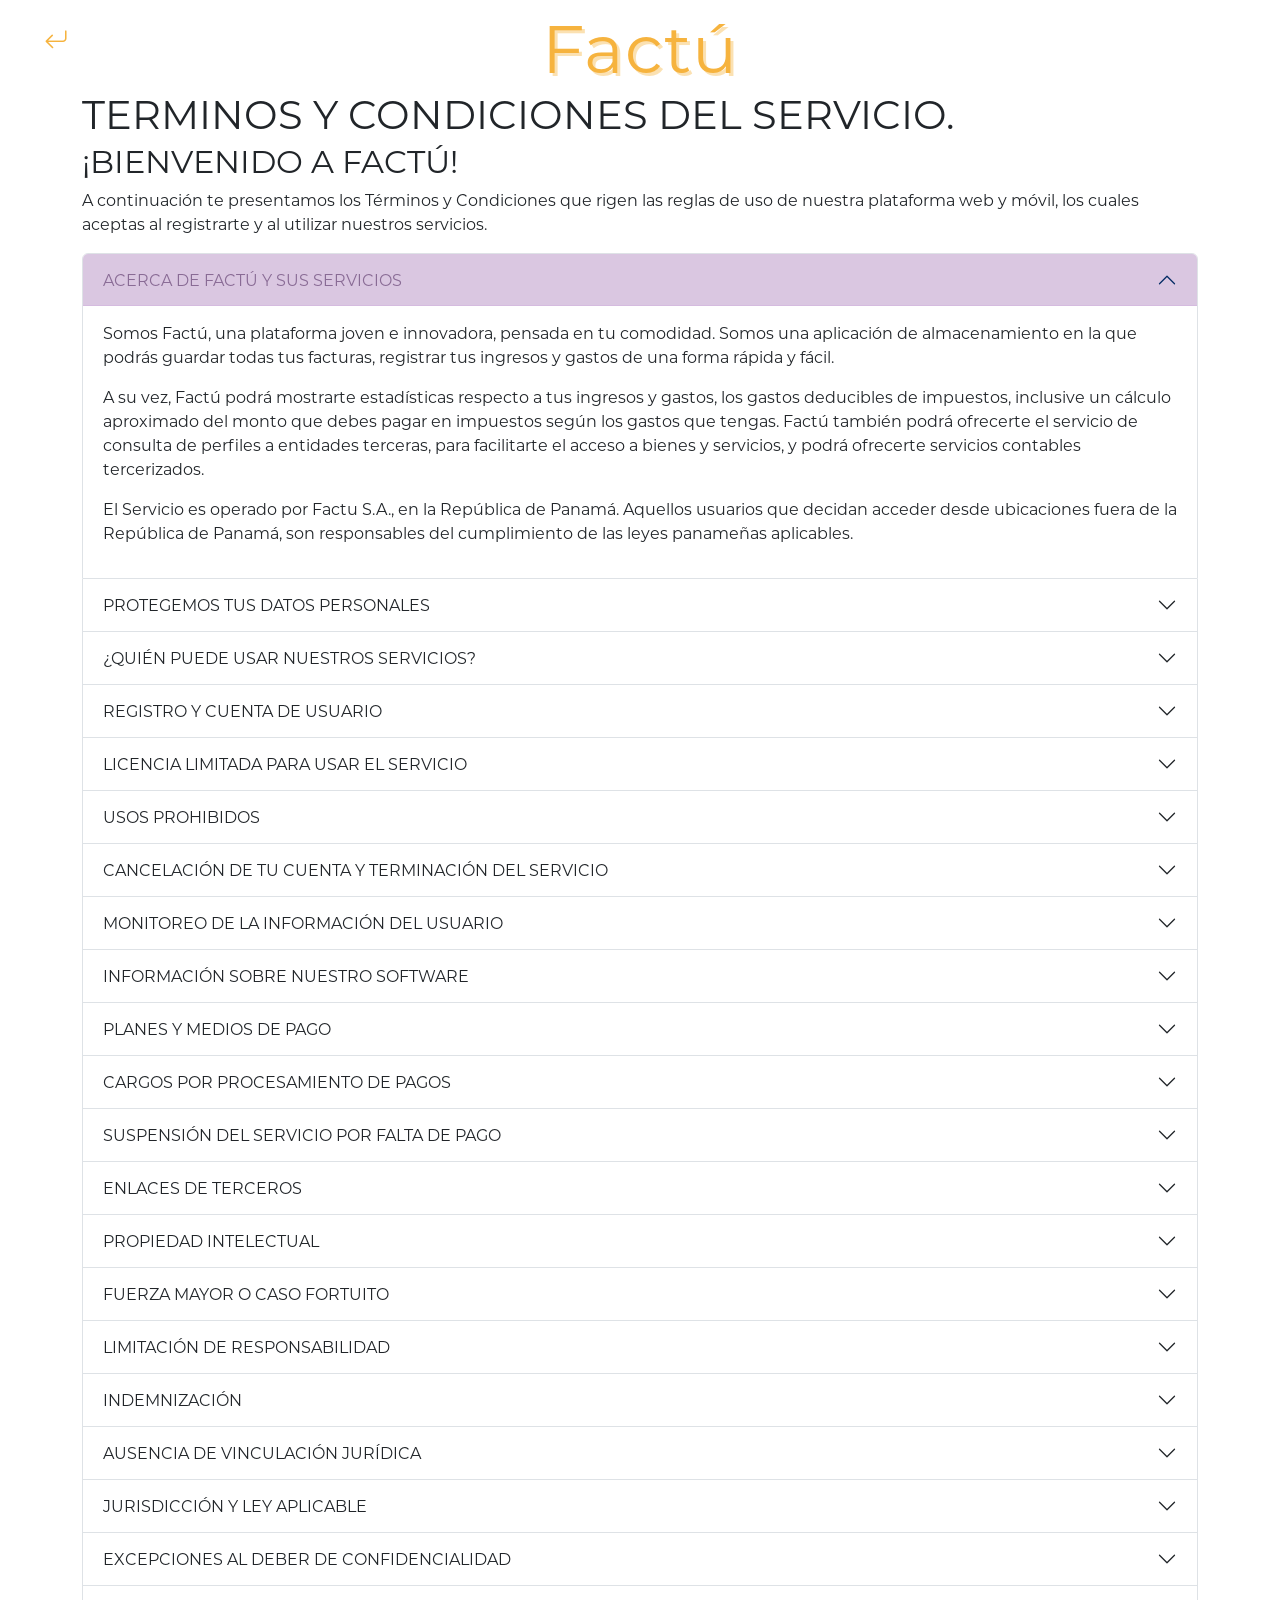
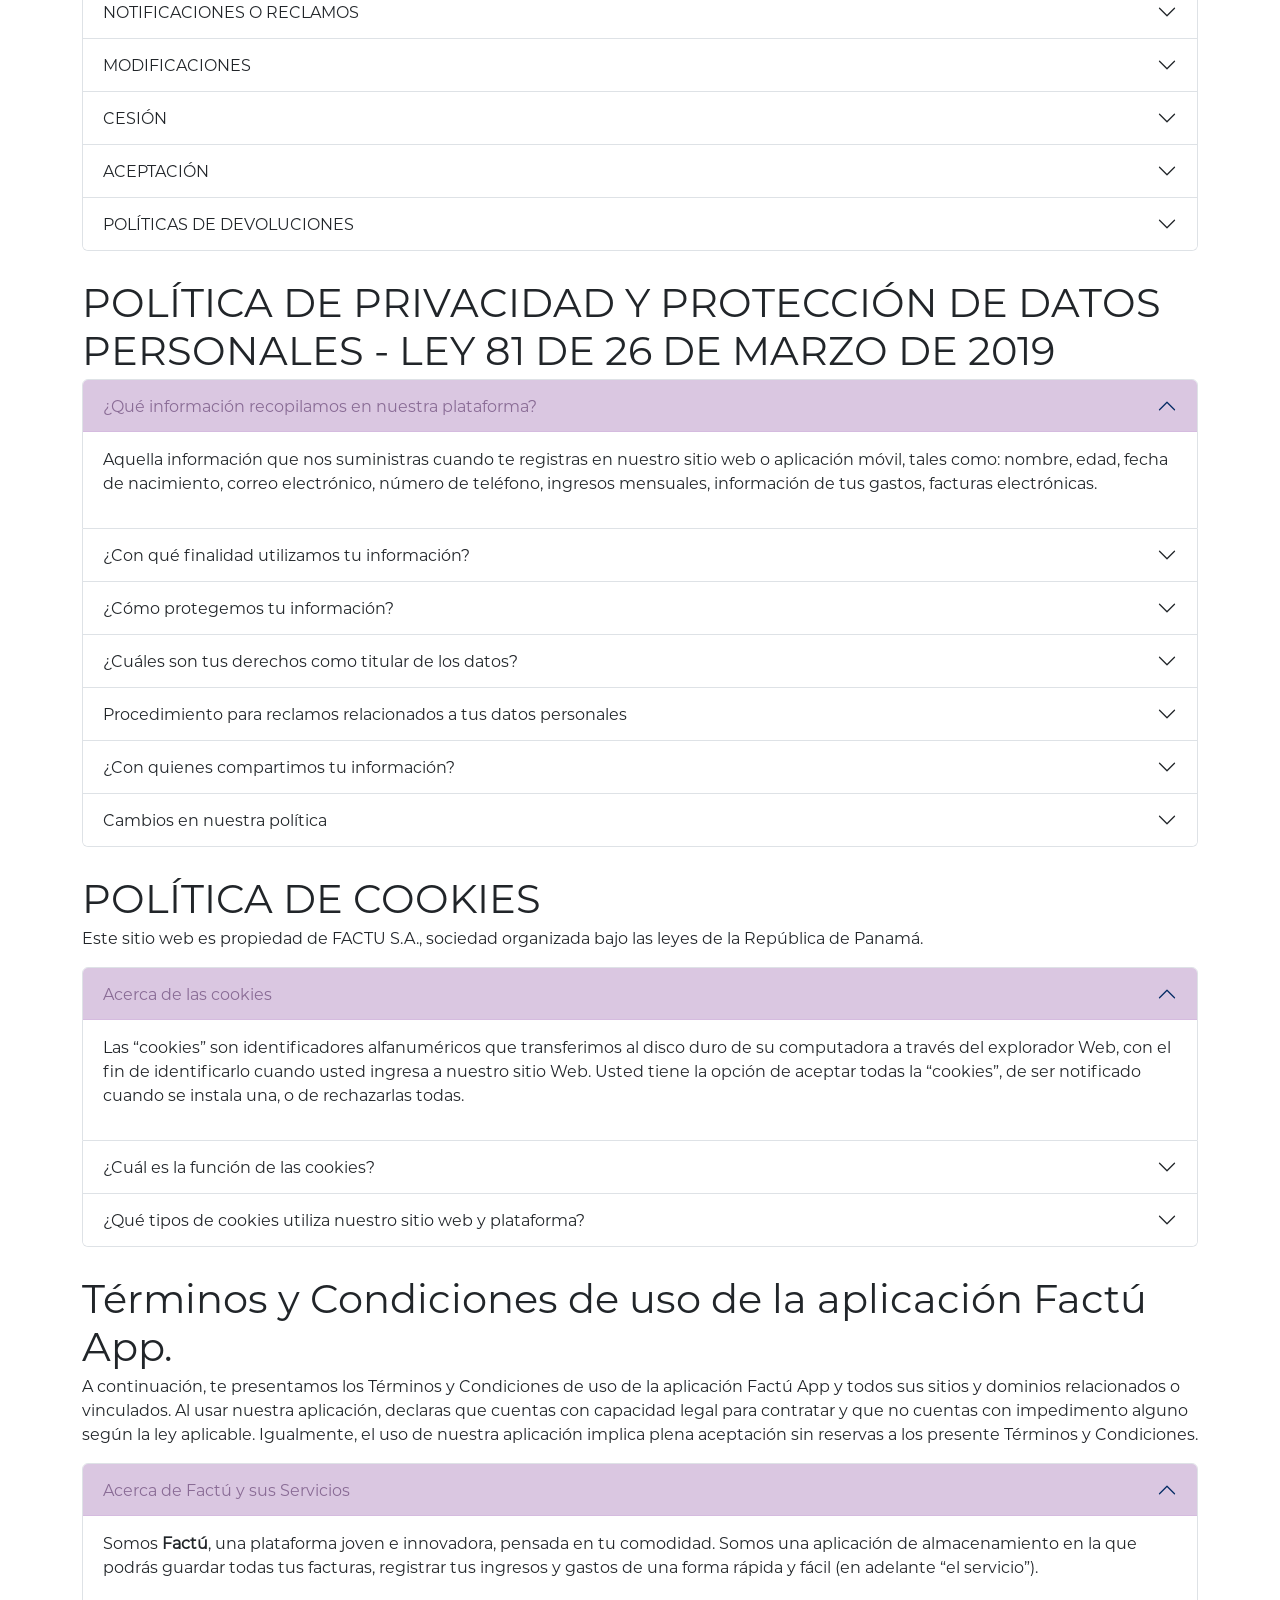
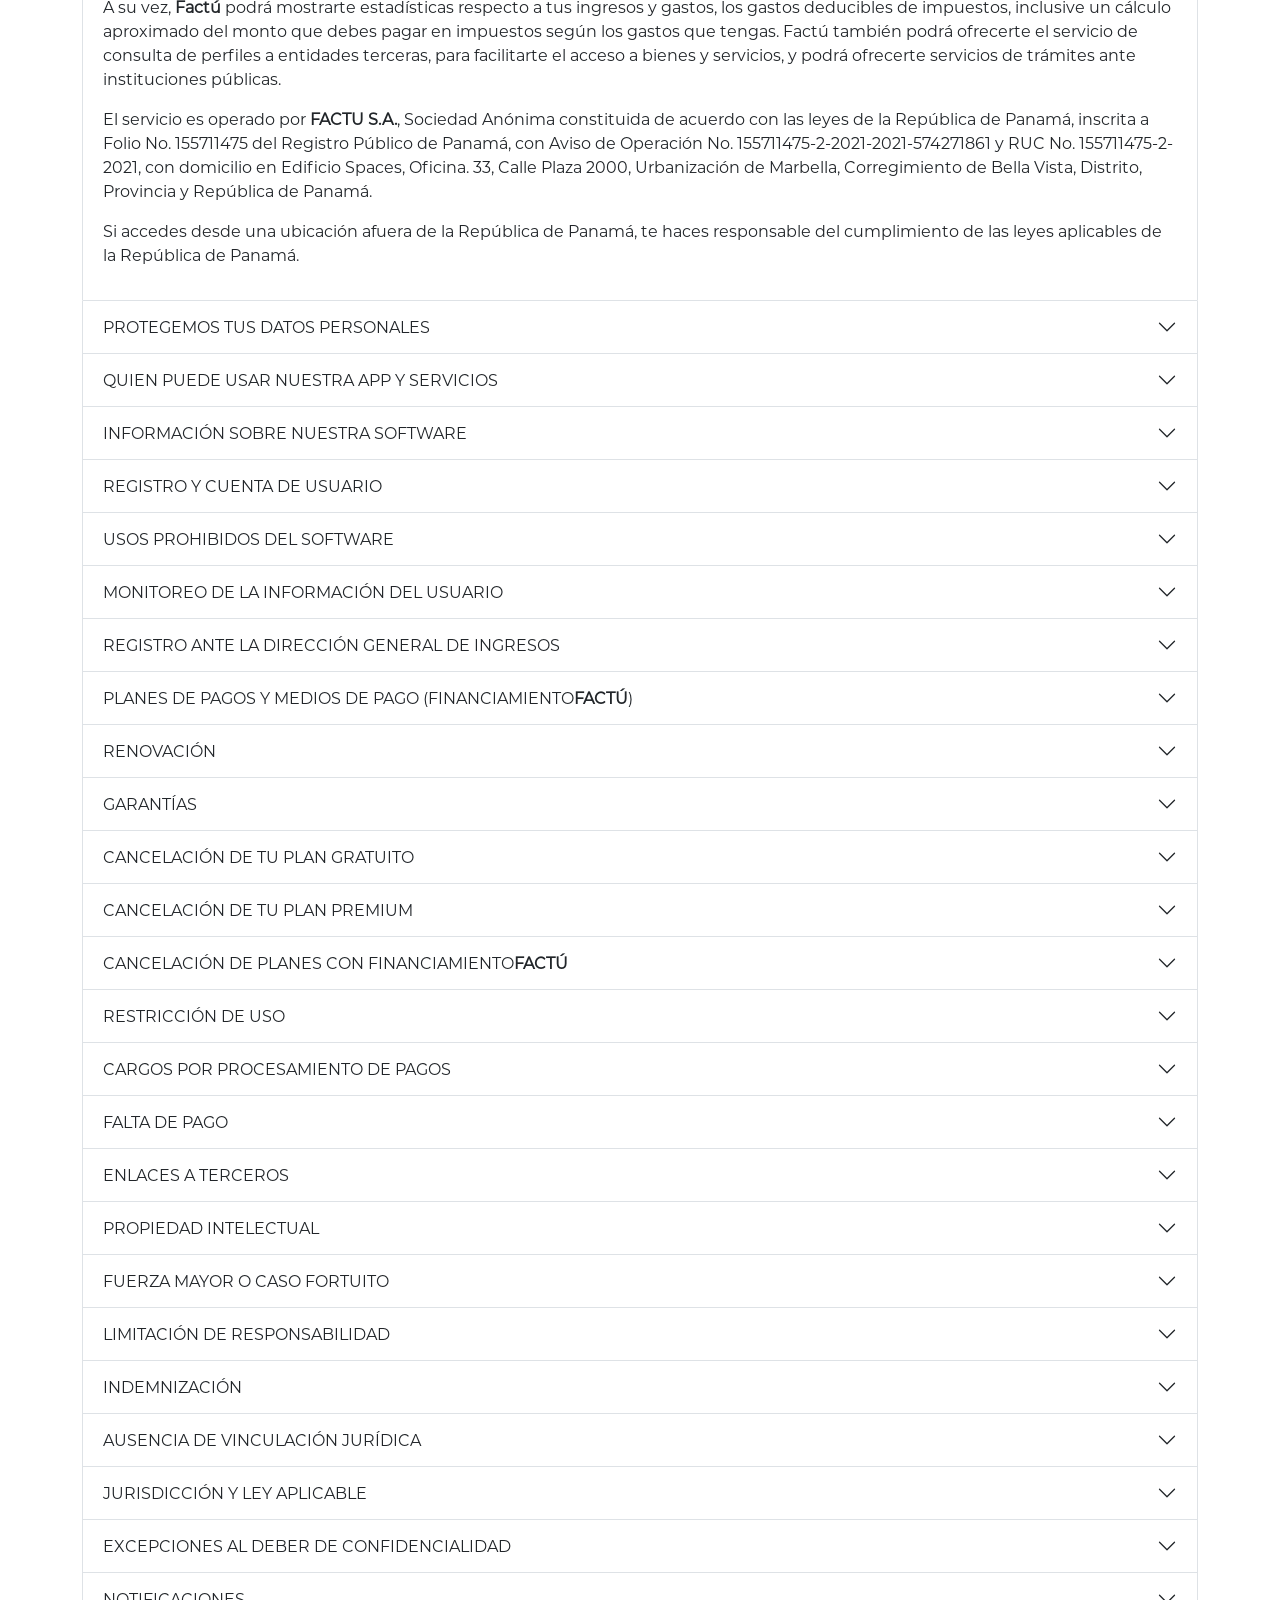
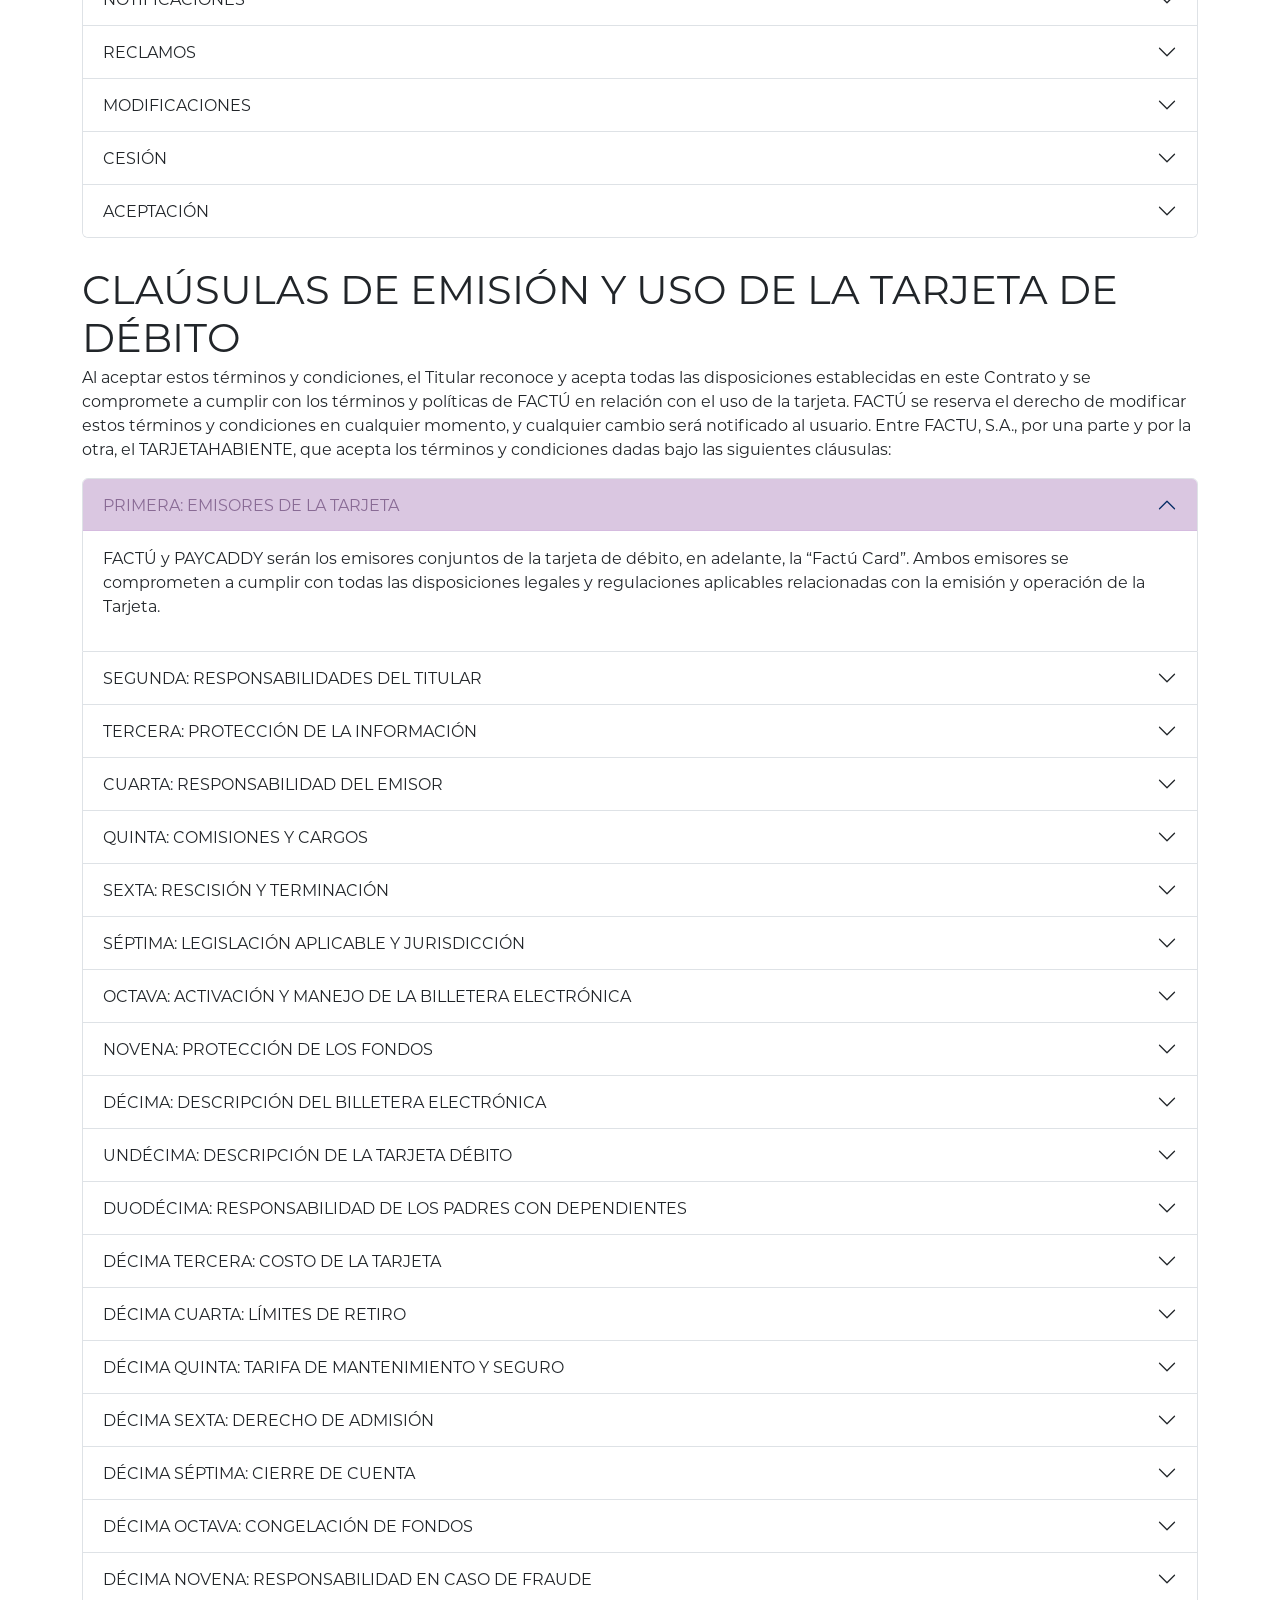
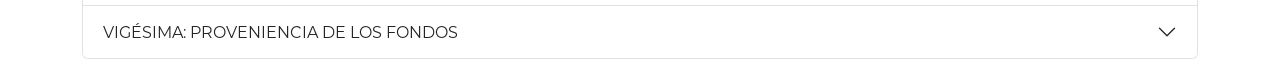
<file: index.html>
<!DOCTYPE html>
<html lang="en">

<head>
    <meta charset="UTF-8">
    <meta http-equiv="X-UA-Compatible" content="IE=edge">
    <meta name="viewport" content="width=device-width, initial-scale=1.0">
    <title>Factu Policitas Privacidad</title>
    <!-- CSS only -->
    <link href="https://cdn.jsdelivr.net/npm/bootstrap@5.2.0/dist/css/bootstrap.min.css" rel="stylesheet"
        integrity="sha384-gH2yIJqKdNHPEq0n4Mqa/HGKIhSkIHeL5AyhkYV8i59U5AR6csBvApHHNl/vI1Bx" crossorigin="anonymous">
    <!-- JavaScript Bundle with Popper -->
    <script src="https://cdn.jsdelivr.net/npm/bootstrap@5.2.0/dist/js/bootstrap.bundle.min.js"
        integrity="sha384-A3rJD856KowSb7dwlZdYEkO39Gagi7vIsF0jrRAoQmDKKtQBHUuLZ9AsSv4jD4Xa"
        crossorigin="anonymous"></script>
    <link rel="stylesheet" href="https://cdn.jsdelivr.net/npm/bootstrap-icons@1.9.1/font/bootstrap-icons.css">
    <link href="./index.css" rel="stylesheet" />
    <!-- <style> -->

    <!-- </style> -->
    <script src="./utils.js" defer></script>
    <script src="./index.js" defer></script>
</head>

<body class="w-100 container my-3">

    <div class="animated-bg">
        <video autoplay muted loop id="myVideo">
            <source src="./videos/factu-bg.mp4" type="video/mp4">
        </video>
    </div>

    <!-- <div class="card w-100" style="width: 18rem;"> -->
    <!-- <img src="./img/factu-text.png" class="card-top" alt="factu-icon"> -->
    <!-- <div class="card-body"> -->

    <!-- <img src="./img/icon.png" class="img-thumbnail rounded mx-auto d-block" alt="factu-icon"> -->
    <a href="https://www.factutech.com">
        <h1 class="title-text">Factú</h1>
    </a>
    <!--  go back to website factu -->
    <a class="go-back-icon" href="https://www.factutech.com">
        <h3 class="" style="display:inline;"> Volver a Factú</h3>
        <i class="bi bi-arrow-return-left"></i>
        <!-- <img src="./img/factu-text.png" class="img-thumbnail rounded mx-auto d-block" alt="factu-icon"> -->
    </a>

    <h1 id="terminos-y-condiciones-title" class="my-1">
        TERMINOS Y CONDICIONES DEL SERVICIO.
    </h1>
    <h2>
        ¡BIENVENIDO A FACTÚ!
    </h2>
    <p>
        A continuación te presentamos los Términos y Condiciones que rigen las reglas de uso de nuestra
        plataforma web y móvil, los cuales aceptas al registrarte y al utilizar nuestros servicios.
    </p>

    <div id="terminosycondiciones"></div>






    <br />
    <h1 id="politicas-de-privacidad-title" class="my-1">
        POLÍTICA DE PRIVACIDAD Y PROTECCIÓN DE DATOS PERSONALES - LEY 81 DE 26 DE MARZO DE 2019
    </h1>
    <div id="politicasdeprivacidad"></div>




    <br />
    <h1 id="politicas-de-cookies-title" class="my-1">
        POLÍTICA DE COOKIES
    </h1>
    <p>
        Este sitio web es propiedad de FACTU S.A., sociedad organizada bajo las leyes de la República de Panamá.
    </p>
    <div id="politicasdecookies"></div>





    <br />
    <h1 id="terminos-y-condiciones-del-uso-de-la-app-title" class="my-1">
        Términos y Condiciones de uso de la aplicación Factú App.
    </h1>
    <p>
        A continuación, te presentamos los Términos y Condiciones de uso de la aplicación Factú App y todos sus sitios y
        dominios relacionados o vinculados. Al usar nuestra aplicación, declaras que cuentas con capacidad legal para
        contratar y que no cuentas con impedimento alguno según la ley aplicable. Igualmente, el uso de nuestra
        aplicación implica plena aceptación sin reservas a los presente Términos y Condiciones.
    </p>

    <div id="terminos-y-condiciones-del-uso-de-la-app"></div>

    <br />

    <h1 id="terminos-y-condiciones-del-uso-de-la-tarjeta-title" class="my-1">
        CLAÚSULAS DE EMISIÓN Y USO DE LA TARJETA DE DÉBITO
    </h1>
    <p>
        Al aceptar estos términos y condiciones, el Titular reconoce y acepta todas las disposiciones establecidas en
        este Contrato y se compromete a cumplir con los términos y políticas de FACTÚ en relación con el uso de la
        tarjeta.
        FACTÚ se reserva el derecho de modificar estos términos y condiciones en cualquier momento, y cualquier cambio
        será notificado al usuario.

        Entre FACTU, S.A., por una parte y por la otra, el TARJETAHABIENTE, que acepta los términos y condiciones dadas
        bajo las siguientes cláusulas:
    </p>

    <div id="terminos-y-condiciones-del-uso-de-la-tarjeta"></div>

</body>

</html>
</file>
<file: index.css>
@import url("https://cdn.jsdelivr.net/npm/bootstrap-icons@1.9.1/font/bootstrap-icons.css");

@font-face {
    font-family: Montserrat;
    src: url(fonts/Montserrat/Montserrat-Regular.otf);
}

* {
    font-family: Montserrat;
}

a {
    color: #f6b33e;
    font-style: normal;
    text-decoration: none;
}

a:hover {
    color: #d99d36;
    text-decoration: underline;
}

a:active,
a:focus,
a:visited {
    color: #f6b33e;
    text-decoration: none;
}

.go-back-icon {
    display: inline-block;
    position: fixed;
    top: 2%;
    left: 2%;
    z-index: 1000;
    font-size: 1.5rem;

    color: #f6b33e;
    transform: translateX(-80%);
    animation: slideOut 0.2s ease-in-out alternate running;
    opacity: 1;
    text-decoration: none !important;
    background: white;
    padding: 5px;
    border-radius: 10px;
}

.go-back-icon h3 {
    opacity: 0;
}

.go-back-icon:hover h3 {
    /* background: white; */

    /* padding: 5px; */
    /* margin: 5px; */
    /* border-radius: 10px; */

    animation: opacityUp 0.2s ease-in-out both;
    opacity: 1;
}

.go-back-icon:hover {
    color: #d99d36;
    animation: slideIn 0.2s ease-in-out both;


    opacity: 1;
    transform: translateX(-80%);
}

@keyframes slideOut {
    from {
        transform: translateX(0%);

    }

    to {
        transform: translateX(-80%);
    }
}

@keyframes opacityUp {
    from {
        opacity: 0;
    }

    to {
        opacity: 1;
    }
}

@keyframes slideIn {
    from {
        transform: translateX(-80%);
    }

    to {
        transform: translateX(0%);
    }
}

/* #896b95 */
.accordion-button:not(.collapsed) {
    color: #896b95;
    /* background-color: //#e7f1ff; */
    background-color: #dac7e1;
    box-shadow: inset 0 calc(var(--bs-accordion-border-width) * -1) 0 #d5bbdf;
}

.accordion-button:focus {
    border-color: #a996b1;
    box-shadow: 0 0 0 0.25rem #896b954e;

}

.title-text {
    text-transform: none;
    text-shadow: 0.04419417em 0.04419417em 0em rgb(246 179 62 / 40%);
    color: #f6b33e;
    letter-spacing: 0.017em;
    /* font-family: YACgEQNAr7w-0; */
    font-size: max(0px, calc((91.66666667rem * 32.44996779 / 704) - 0.5px));

    line-height: 1em;
    direction: ltr;
    text-align: center;
}

/* .card-body,
.accordion-body,
.accordion-item,
.accordion-button {
    background: rgba(0, 0, 0, 0);
    background-color: rgba(0, 0, 0, 0);
} */

.animated-bg {
    background-color: #ffffff;
    /* transform: scale(-3, 1); */
    overflow: hidden;
    /* width: 100%; */
    opacity: 1.0;
    /* height: 100%; */
    top: 0%;
    left: 0%;
    position: fixed;

    /* opacity: 0.26; */
    opacity: 0.36;
    z-index: -1;
}

/* * {
    font-family: Arial, Helvetica, sans-serif;
    font-size: 1.2rem;
}

p {
    text-align: justify;
    font-size: 1.2rem;
}

body {}

.link {
    color: #2e48be;
    text-decoration: none;
    cursor: pointer;
}

.link:hover {
    text-decoration: underline;
}

.titulo {
    font-weight: 700;
    font-size: 1.8rem;
}

.subtitulo {
    font-weight: 700;
    font-size: 1.6rem;
} */
</file>
